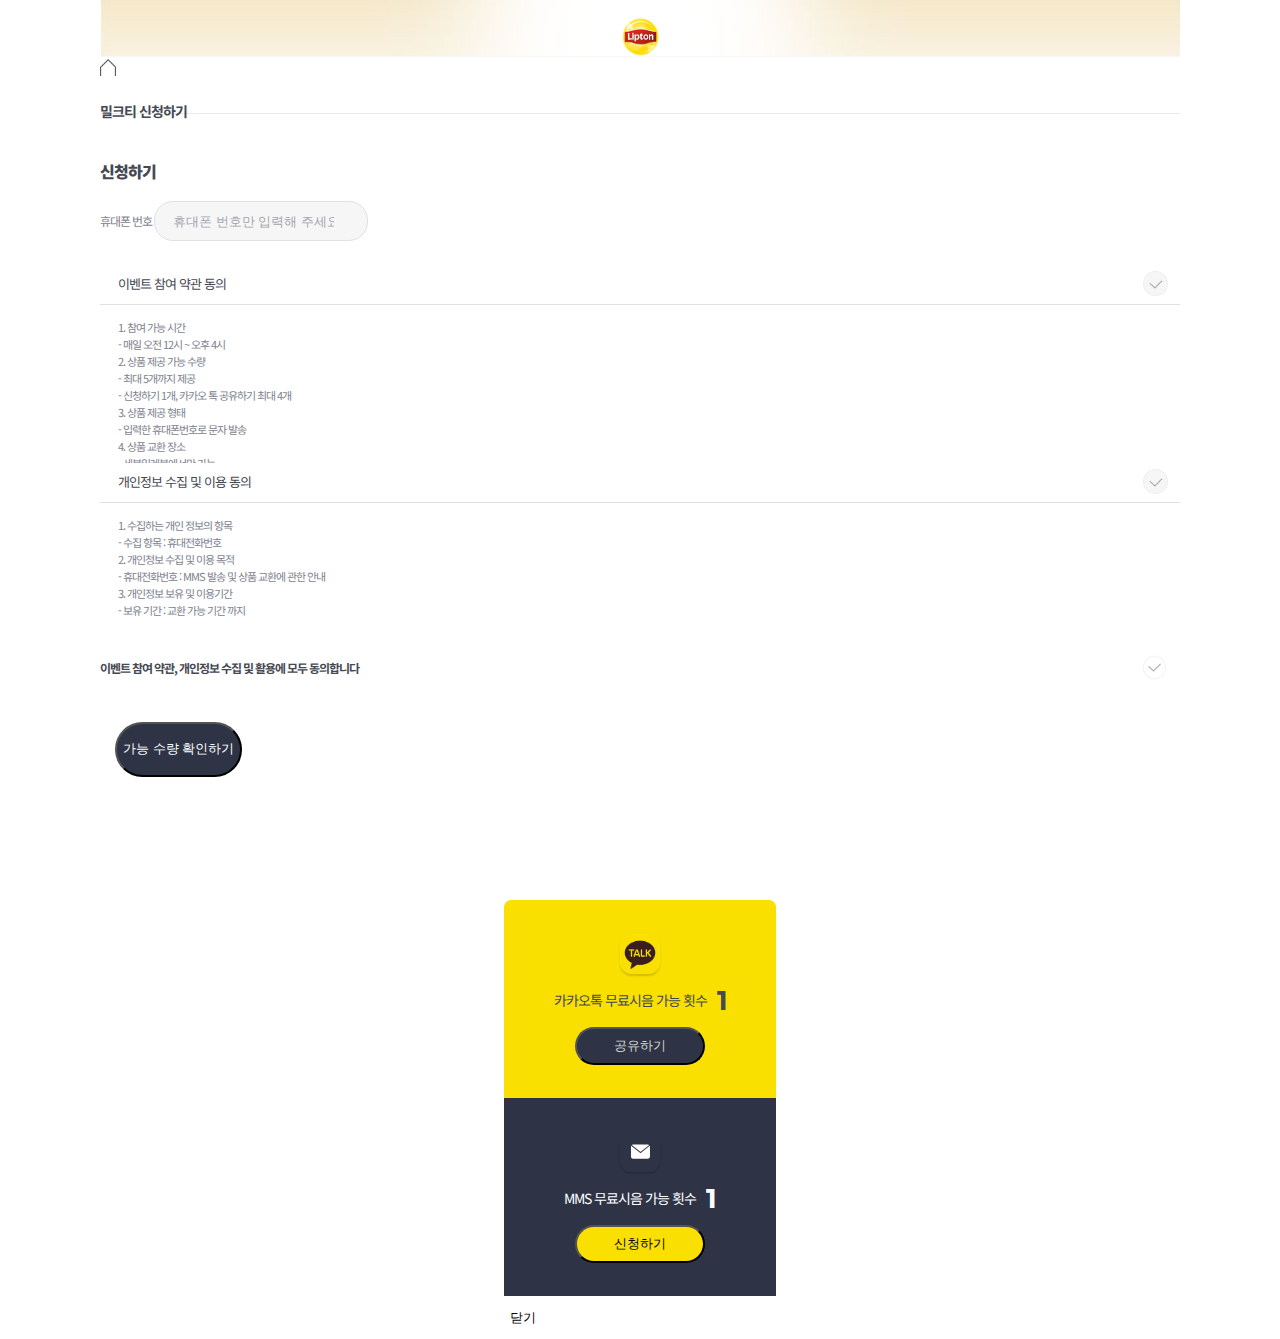
<file: join.html>
<!doctype html>
<html lang="ko">
<head>
    <!-- Required meta tags -->
    <meta charset="utf-8">
    <meta name="viewport" content="width=device-width, initial-scale=1, shrink-to-fit=no">
    
    <!-- font -->
    <link href="https://fonts.googleapis.com/css?family=Montserrat:800|Noto+Sans+KR:300,400,700&amp;subset=korean" rel="stylesheet">
    

    <!-- Bootstrap CSS -->
    <link rel="stylesheet" href="https://stackpath.bootstrapcdn.com/bootstrap/4.1.3/css/bootstrap.min.css" integrity="sha384-MCw98/SFnGE8fJT3GXwEOngsV7Zt27NXFoaoApmYm81iuXoPkFOJwJ8ERdknLPMO" crossorigin="anonymous">
    
    <!-- custom css -->
    <link rel="stylesheet" href="./assets/css/style.css">

    <title>Lipton</title>
</head>
<body class="join">
    
    <div id="container">
        <header id="header">
            <h1><img src="./assets/images/logo.png" alt="Lipton"></h1>
        </header>
        <nav id="toolbar">
            <div class="container">
                <div class="row align-items-center">
                    <div class="col">
                        <a class="home" href="#"><img src="./assets/images/ico_home.png" alt="홈"></a>
                    </div>
                    <div class="col">
                        <h2>밀크티 신청하기</h2>
                    </div>
                    <div class="col"></div>
                </div>
            </div>
        </nav>
        <main id="content">
            <div class="container">
                <h4>신청하기</h4>
                <div class="form-area">
                    <div class="form-group mobile">
                        <label for="mobile">휴대폰 번호</label>
                        <input type="number" id="mobile" class="form-control" placeholder="휴대폰 번호만 입력해 주세요" required>
                    </div>
                    <div class="form-group terms">
                       
                        <div class="accordion" id="terms">
                            <div class="card">
                                <div class="card-header">
                                    <label class="checkbox-block" data-target="#terms-1">
                                        <span class="text">이벤트 참여 약관 동의</span>
                                        <input type="checkbox">
                                        <span class="icon"></span>
                                    </label>
                                </div>
                                <div id="terms-1" class="collapse show">
                                    <div class="card-body">
                                        <ol>
                                            <li>
                                                <div>1. 참여 가능 시간</div>
                                                <ul>
                                                    <li>- 매일 오전 12시 ~ 오후 4시</li>
                                                </ul>
                                            </li>
                                            <li>
                                                <div>2. 상품 제공 가능 수량</div>
                                                <ul>
                                                    <li>- 최대 5개까지 제공</li>
                                                    <li>- 신청하기 1개, 카카오 톡 공유하기 최대 4개</li>
                                                </ul>
                                            </li>
                                            <li>
                                                <div>3. 상품 제공 형태</div>
                                                <ul>
                                                    <li>- 입력한 휴대폰번호로 문자 발송</li>
                                                </ul>
                                            </li>
                                            <li>
                                                <div>4. 상품 교환 장소</div>
                                                <ul>
                                                    <li>- 세븐일레븐에서만 가능</li>
                                                </ul>
                                            </li>
                                            <li>
                                                <div>5. 이벤트 종료 및 상품 교환</div>
                                                <ul>
                                                    <li>- 총 1만 건 소진 시 이벤트 종료</li>
                                                    <li>- 부정한 방법으로 참여한 경우 이벤트 참여 취소</li>
                                                    <li>- 교환 가능 기간이 지난 이후에는 교환 불가</li>
                                                </ul>
                                            </li>
                                        </ol>
                                    </div>
                                </div>
                            </div>
                            <div class="card">
                                <div class="card-header">
                                    <label class="checkbox-block" data-target="#terms-2">
                                        <span class="text">개인정보 수집 및 이용 동의</span>
                                        <input type="checkbox">
                                        <span class="icon"></span>
                                    </label>
                                </div>
                                <div id="terms-2" class="collapse show">
                                    <div class="card-body">
                                        <ol>
                                            <li>
                                                <div>1. 수집하는 개인 정보의 항목</div>
                                                <ul>
                                                    <li>- 수집 항목 : 휴대전화번호</li>
                                                </ul>
                                            </li>
                                            <li>
                                                <div>2. 개인정보 수집 및 이용 목적</div>
                                                <ul>
                                                    <li>- 휴대전화번호 : MMS 발송 및 상품 교환에 관한 안내</li>
                                                </ul>
                                            </li>
                                            <li>
                                                <div>3. 개인정보 보유 및 이용기간</div>
                                                <ul>
                                                    <li>- 보유 기간 : 교환 가능 기간 까지</li>
                                                </ul>
                                            </li>
                                        </ol>
                                    </div>
                                </div>
                            </div>
                        </div>
                    </div>
                    <div class="form-group agree">
                        <label class="checkbox-block">
                            <span class="text">이벤트 참여 약관, 개인정보 수집 및 활용에 모두 동의합니다</span>
                            <input type="checkbox">
                            <span class="icon"></span>
                        </label>
                    </div>
                </div>
            </div>
            <div class="btn-area">
                <button class="btn btn-block" data-toggle="modal" data-target="#apply">가능 수량 확인하기</button>
            </div>
        </main>
    </div>
    
    <div class="modal modal-alert" id="apply" tabindex="-1" role="dialog">
        <div class="modal-dialog" role="document">
            <div class="modal-content">
                <div class="modal-body">
                    <div class="request kakao">
                        <img src="./assets/images/ico_kakaotalk.png">
                        <p>카카오톡 무료시음 가능 횟수 <strong class="mont">1</strong></p>
                        <button type="button" class="btn">공유하기</button>
                    </div>
                    <div class="request mms">
                        <img src="./assets/images/ico_mail.png">
                        <p>MMS 무료시음 가능 횟수 <strong class="mont">1</strong></p>
                        <button type="button" class="btn">신청하기</button>
                    </div>
                </div>
                <div class="modal-footer">
                    <button type="button" class="btn btn-block" data-dismiss="modal">닫기</button>
                </div>
            </div>
        </div>
    </div>

    <!-- Optional JavaScript -->
    <!-- jQuery first, then Popper.js, then Bootstrap JS -->
    <script src="https://code.jquery.com/jquery-3.3.1.slim.min.js" integrity="sha384-q8i/X+965DzO0rT7abK41JStQIAqVgRVzpbzo5smXKp4YfRvH+8abtTE1Pi6jizo" crossorigin="anonymous"></script>
    <script src="https://cdnjs.cloudflare.com/ajax/libs/popper.js/1.14.3/umd/popper.min.js" integrity="sha384-ZMP7rVo3mIykV+2+9J3UJ46jBk0WLaUAdn689aCwoqbBJiSnjAK/l8WvCWPIPm49" crossorigin="anonymous"></script>
    <script src="https://stackpath.bootstrapcdn.com/bootstrap/4.1.3/js/bootstrap.min.js" integrity="sha384-ChfqqxuZUCnJSK3+MXmPNIyE6ZbWh2IMqE241rYiqJxyMiZ6OW/JmZQ5stwEULTy" crossorigin="anonymous"></script>
    
    <!-- custom js -->
    <script src="./assets/js/common.js"></script>
    <script>
        (function($) {
            var agreeChkBox = $(".agree input[type='checkbox']");
            var termsChkBox = $(".terms input[type='checkbox']");
            agreeChkBox.on("click", function(e) {
                if ($(this).is(':checked')) {
                    termsChkBox.each(function(index, elem) {
                        if (!$(elem).is(":checked")) {
                            $(elem).trigger("click");
                        }
                    });
                } else {
                    termsChkBox.each(function(index, elem) {
                        if ($(elem).is(":checked")) {
                            $(elem).trigger("click");
                        }
                    });
                }
            });
            
            function checkTermsAll() {
                if (termsChkBox.length === termsChkBox.filter(":checked").length) {
                    agreeChkBox.prop("checked", true);
                } else {
                    agreeChkBox.prop("checked", false);
                }
            }
            
            termsChkBox.each(function(index, elem) {
                var termsCollapsing = false;
                $(elem).on("click", function(e) {
                    // 모션이 일어나는 중 일 때, 클릭 막기
                    if (termsCollapsing) { e.preventDefault(); return; }
                    termsCollapsing = true;
                    $(this).parent('label').toggleClass('collapsed');
                    $($(this).parent('label').attr('data-target')).collapse('toggle');
                    checkTermsAll(); // 둘 다 체크되어있는지
                    window.setTimeout(function() {
                        termsCollapsing = false;
                    }, 300);
                });
            });
            
        })(jQuery);
    </script>
</body>
</html>
</file>
<file: assets/css/style.css>
@charset "UTF-8";
@keyframes roll {
  0% {
    z-index: 0;
    opacity: 0;
    background-position: 40% 0%; }
  5% {
    z-index: 1;
    opacity: 0;
    background-position: 40% 0%; }
  10% {
    z-index: 1;
    opacity: 1;
    background-position: 40% 0%; }
  50% {
    z-index: 1;
    opacity: 1;
    background-position: 20% 0%; }
  55% {
    z-index: 1;
    opacity: 0;
    background-position: 20% 0%; }
  60% {
    z-index: 0;
    opacity: 0;
    background-position: 20% 0%; }
  100% {
    z-index: 0;
    opacity: 0;
    background-position: 20% 0%; } }
@keyframes fly {
  0% {
    transform: translate(0, 0rem); }
  25% {
    transform: translate(0, -0.1rem); }
  50% {
    transform: translate(0, 0rem); }
  75% {
    transform: translate(0, 0.1rem); }
  100% {
    transform: translate(0, 0rem); } }
@keyframes fly2 {
  0% {
    transform: translate(0, 0rem); }
  25% {
    transform: translate(0, -0.2rem); }
  50% {
    transform: translate(0, 0rem); }
  75% {
    transform: translate(0, 0.2rem); }
  100% {
    transform: translate(0, 0rem); } }
@keyframes timeBlink {
  0% {
    opacity: 0; }
  50% {
    opacity: 1; }
  100% {
    opacity: 0; } }
@keyframes moveHand {
  0% {
    transform: rotate(0deg); }
  5% {
    transform: rotate(18deg); }
  10% {
    transform: rotate(36deg); }
  15% {
    transform: rotate(54deg); }
  20% {
    transform: rotate(72deg); }
  25% {
    transform: rotate(90deg); }
  30% {
    transform: rotate(108deg); }
  35% {
    transform: rotate(126deg); }
  40% {
    transform: rotate(144deg); }
  45% {
    transform: rotate(162deg); }
  50% {
    transform: rotate(180deg); }
  55% {
    transform: rotate(198deg); }
  60% {
    transform: rotate(216deg); }
  65% {
    transform: rotate(234deg); }
  70% {
    transform: rotate(252deg); }
  75% {
    transform: rotate(270deg); }
  80% {
    transform: rotate(288deg); }
  85% {
    transform: rotate(306deg); }
  90% {
    transform: rotate(324deg); }
  95% {
    transform: rotate(342deg); }
  100% {
    transform: rotate(360deg); } }
@keyframes hideAndSeek {
  0% {
    transform: translate(0, 10px); }
  50% {
    transform: translate(0, 0); }
  100% {
    transform: translate(0, 10px); } }
@keyframes shake {
  0% {
    transform: translate(0, 0); }
  50% {
    transform: translate(2px, 0); }
  100% {
    transform: translate(0, 0); } }
html {
  margin: 0 auto;
  min-width: 360px;
  max-width: 1080px;
  height: 100%; }
  html.loading {
    overflow: hidden; }

body {
  margin: 0 auto;
  min-width: 360px;
  max-width: 1080px;
  height: 100%;
  font-family: 'Noto Sans KR', 'Montserrat', sans-serif;
  font-size: 12px;
  letter-spacing: -1px;
  color: #464953;
  font-weight: 400; }
  body.loading {
    overflow: hidden; }

label {
  margin-bottom: 0; }

.btn, .form-control {
  -webkit-appearance: none;
  box-shadow: none !important; }

.modal-backdrop.show {
  opacity: .75; }

.mont {
  font-family: 'Montserrat', sans-serif; }

#container {
  position: relative;
  overflow: auto;
  margin: 0 auto;
  width: 100%;
  height: 100%;
  max-width: 1080px; }

#loading {
  z-index: 9990;
  position: fixed;
  top: 0;
  left: 0;
  width: 100%;
  height: 100%;
  display: flex;
  justify-content: center;
  align-items: center;
  background: #fff;
  text-align: center; }
  #loading p {
    margin: 0; }
    #loading p img {
      width: 44.6666666667px; }

@keyframes intro {
  0% {
    background-position: 0 0;
    opacity: 1; }
  66% {
    opacity: 1; }
  100% {
    background-position: 100% 100%;
    opacity: 0;
    transform: translate(-100%, 0); } }
noscript {
  z-index: 9999;
  position: fixed;
  top: 0;
  left: 0;
  width: 100%;
  height: 100%;
  background: #fff;
  display: flex;
  justify-content: center;
  align-items: center;
  text-align: center; }
  noscript p {
    margin: 0; }

body.scrolled #toolbar {
  box-shadow: 0px 2px 5px 0px rgba(0, 0, 0, 0.1); }

.checkbox-block {
  position: relative;
  display: flex;
  justify-content: space-between;
  align-items: center; }
  .checkbox-block .icon {
    width: 24.6666666667px;
    height: 24.6666666667px;
    background-image: url(../images/ico_check.png);
    background-size: auto 100%;
    background-position: 0 50%; }
  .checkbox-block input[type="checkbox"] {
    position: absolute;
    clip: rect(0, 0, 0, 0); }
    .checkbox-block input[type="checkbox"]:checked + .icon {
      background-position: -24.6666666667px 50%; }

body.join {
  -webkit-overflow-scrolling: touch;
  overflow-scrolling: touch; }
  body.join #header {
    position: -webkit-sticky;
    position: sticky;
    top: -56px;
    display: flex;
    width: 100%;
    height: 56px;
    justify-content: center;
    align-items: center;
    background-image: url(../images/bg_header.jpg);
    background-repeat: no-repeat;
    background-position: 50% 50%;
    background-size: cover;
    background-color: #fff;
    border-bottom: 1px solid #f7f7f7; }
    body.join #header h1 {
      margin-bottom: 0; }
      body.join #header h1 img {
        display: block;
        width: 44.6666666667px;
        height: 45.6666666667px; }
  body.join #toolbar {
    z-index: 1;
    position: -webkit-sticky;
    position: sticky;
    top: 0;
    display: flex;
    align-items: center;
    width: 100%;
    height: 56px;
    border-bottom: 1px solid #ebebeb;
    background-color: #fff; }
    body.join #toolbar .home {
      display: inline-block;
      margin-left: -10px;
      padding: 10px; }
      body.join #toolbar .home img {
        display: block;
        width: 15.6666666667px; }
    body.join #toolbar h2 {
      margin-bottom: 0;
      font-size: 14px;
      text-align: center; }
  body.join #content {
    padding-top: 24px;
    padding-bottom: 21.3333333333px; }
    body.join #content h4 {
      margin-bottom: 18px;
      font-size: 16px;
      font-weight: 900;
      letter-spacing: -1px; }
    body.join #content .form-area h5 {
      font-size: 12px;
      color: #7e828e; }
    body.join #content .form-area .form-group {
      margin-bottom: 1.4rem; }
    body.join #content .form-area .mobile label {
      margin-bottom: 13px;
      color: #7e828e; }
    body.join #content .form-area .mobile .form-control {
      padding: 0 18px;
      height: 38px;
      border: 1px solid #e1e1e1;
      font-size: 13px;
      border-radius: 19px;
      background: #f6f6f6;
      line-height: 34px; }
      body.join #content .form-area .mobile .form-control:focus {
        border-color: #464953;
        box-shadow: 0px 2px 2px 0px rgba(0, 0, 0, 0.1) !important; }
      body.join #content .form-area .mobile .form-control:valid {
        background: #fff; }
    body.join #content .form-area .mobile ::placeholder {
      color: #a3a5ad; }
    body.join #content .form-area .mobile ::-webkit-input-placeholder {
      /* Chrome/Opera/Safari */
      color: #a3a5ad; }
    body.join #content .form-area .mobile ::-moz-placeholder {
      /* Firefox 19+ */
      color: #a3a5ad; }
    body.join #content .form-area .mobile :-ms-input-placeholder {
      /* IE 10+ */
      color: #a3a5ad; }
    body.join #content .form-area .mobile :-moz-placeholder {
      /* Firefox 18- */
      color: #a3a5ad; }
    body.join #content .form-area .terms label {
      font-size: 13px; }
    body.join #content .form-area .terms .card {
      overflow: hidden;
      border-color: #e1e1e1; }
    body.join #content .form-area .terms .card + .card {
      margin-top: -1px; }
    body.join #content .form-area .terms .card:first-child {
      border-top-left-radius: 7px;
      border-top-right-radius: 7px; }
    body.join #content .form-area .terms .card:last-child {
      border-bottom-left-radius: 7px;
      border-bottom-right-radius: 7px; }
    body.join #content .form-area .terms .card-header {
      padding: 0;
      border-bottom: 0; }
      body.join #content .form-area .terms .card-header .checkbox-block {
        padding-left: 18px;
        padding-right: 12px;
        height: 40px; }
      body.join #content .form-area .terms .card-header .collapsed {
        background: #fff; }
    body.join #content .form-area .terms .card-body {
      overflow: auto;
      padding: 14px 18px;
      border-top: 1px solid #e1e1e1;
      max-height: 130px; }
      body.join #content .form-area .terms .card-body ol, body.join #content .form-area .terms .card-body ul {
        margin: 0;
        padding: 0;
        list-style: none;
        font-size: 11px;
        line-height: 17px;
        color: #7e828e; }
    body.join #content .form-area .agree .checkbox-block {
      padding-right: 13px;
      font-weight: bold; }
      body.join #content .form-area .agree .checkbox-block .icon {
        background-size: auto 100%;
        background-position: -49.3333333334px 50%; }
      body.join #content .form-area .agree .checkbox-block input[type="checkbox"] {
        clip: rect(0, 0, 0, 0); }
        body.join #content .form-area .agree .checkbox-block input[type="checkbox"]:checked + .icon {
          background-position: -74.0000000001px 50%; }
    body.join #content .btn-area {
      padding: 20px 15px;
      background-color: #fff; }
      body.join #content .btn-area .btn {
        height: 54.6666666667px;
        border-radius: 27.3333333333px;
        font-size: 13.3333333333px;
        background: #2e3446;
        color: #fff; }

.modal-alert .modal-dialog {
  margin: 0;
  width: 100%;
  height: 100%;
  max-width: 100%;
  display: flex;
  justify-content: center;
  align-items: center; }
.modal-alert .modal-content {
  overflow: hidden;
  border: 0;
  border-radius: 7px;
  background: transparent; }
.modal-alert .modal-body {
  padding: 0; }
.modal-alert .modal-footer {
  overflow: hidden;
  padding: 0;
  border: 0; }
  .modal-alert .modal-footer .btn {
    border-radius: 0;
    height: 43.3333333333px;
    font-size: 13px;
    border: 0; }

#apply.modal-alert .modal-content {
  width: 272px; }
#apply.modal-alert .modal-body .request {
  display: flex;
  flex-direction: column;
  justify-content: center;
  align-items: center;
  height: 198px; }
  #apply.modal-alert .modal-body .request img {
    width: 40px;
    height: 40px;
    box-shadow: 0px 2px 2px 0px rgba(0, 0, 0, 0.16);
    border-radius: 12px; }
  #apply.modal-alert .modal-body .request p {
    display: flex;
    align-items: center;
    font-size: 14px;
    margin-top: 10px;
    margin-bottom: 10px; }
    #apply.modal-alert .modal-body .request p strong {
      padding-left: 10px;
      font-size: 26.6666666667px; }
  #apply.modal-alert .modal-body .request .btn {
    width: 130px;
    height: 38px;
    border-radius: 19px;
    font-size: 13px; }
  #apply.modal-alert .modal-body .request .mont {
    font-weight: bold; }
#apply.modal-alert .modal-body .kakao {
  background: #f9e000; }
  #apply.modal-alert .modal-body .kakao .btn {
    background: #2e3446;
    color: #d4d4d4; }
#apply.modal-alert .modal-body .mms {
  background: #2e3446; }
  #apply.modal-alert .modal-body .mms p {
    color: #fff; }
  #apply.modal-alert .modal-body .mms .btn {
    background: #f9e000; }
#apply.modal-alert .modal-footer {
  padding: 0; }
  #apply.modal-alert .modal-footer .btn {
    background: #fff; }

#message.modal-alert .modal-content {
  width: 272px; }
#message.modal-alert .modal-body .text {
  display: flex;
  align-items: center;
  justify-content: center;
  flex-direction: column;
  height: 130px;
  background: #fff; }
  #message.modal-alert .modal-body .text p {
    margin: 0;
    font-size: 14px;
    line-height: 20px;
    text-align: center; }
    #message.modal-alert .modal-body .text p + p {
      margin-top: 10px; }
#message.modal-alert .modal-footer .btn {
  background: #2e3446;
  color: #fff; }

body.home.nav-opened #nav {
  opacity: 1; }
  body.home.nav-opened #nav .gnb li {
    opacity: 1;
    transform: translate(0, 0); }
  body.home.nav-opened #nav .gnb li:nth-of-type(1) {
    transition-delay: .5s; }
  body.home.nav-opened #nav .gnb li:nth-of-type(2) {
    transition-delay: .65s; }
  body.home.nav-opened #nav .sns li {
    opacity: 1;
    transform: translate(0, 0); }
  body.home.nav-opened #nav .sns li:nth-of-type(1) {
    transition-delay: .8s; }
  body.home.nav-opened #nav .sns li:nth-of-type(2) {
    transition-delay: .95s; }
body.home #container {
  z-index: 10;
  position: absolute;
  transition: clip .5s;
  will-change: clip; }
body.home #header {
  z-index: 10;
  position: absolute;
  top: 0;
  left: 0;
  width: 100%; }
  body.home #header .logo {
    position: absolute;
    top: 20px;
    left: 23px;
    margin-bottom: 0;
    transform: translate(0, 0);
    transition: transform .3s .5s; }
    body.home #header .logo img {
      display: block;
      width: 44.6666666667px;
      height: 45.6666666667px; }
  body.home #header .btn-nav {
    position: absolute;
    top: 30.3333333333px;
    right: 18px;
    width: 43px;
    height: 36px;
    display: flex;
    flex-direction: column;
    justify-content: space-between;
    align-items: stretch;
    padding: 10px;
    border: 0;
    border-radius: 0;
    transform: translate(0, 0);
    transition: transform .3s .5s; }
    body.home #header .btn-nav .line {
      display: flex;
      justify-content: center; }
      body.home #header .btn-nav .line span {
        height: 2px;
        border-radius: 1px;
        background: #2a2a2a; }
    body.home #header .btn-nav .bar {
      display: block;
      width: 100%;
      height: 2px; }
    body.home #header .btn-nav .dot {
      margin-left: 1px;
      width: 2px;
      height: 2px; }
body.home.loading #header .logo {
  transform: translate(0, -100px); }
body.home.loading #header .btn-nav {
  transform: translate(0, -100px); }
body.home #nav {
  opacity: 0;
  z-index: 10;
  position: fixed;
  width: 100%;
  height: 100%;
  background: rgba(255, 255, 255, 0.9);
  display: flex;
  flex-direction: column;
  justify-content: center;
  align-items: flex-end;
  max-width: 1080px;
  margin: 0 auto; }
  body.home #nav .logo {
    position: absolute;
    top: 20px;
    left: 23px;
    margin-bottom: 0; }
    body.home #nav .logo img {
      display: block;
      width: 44.6666666667px;
      height: 45.6666666667px; }
  body.home #nav .btn-close {
    position: absolute;
    top: 29px;
    right: 21px;
    padding: 10px;
    border: 0;
    width: 36.3333333333px;
    height: 36.3333333333px; }
    body.home #nav .btn-close img {
      display: block;
      width: 100%;
      height: 100%; }
  body.home #nav ul {
    margin-bottom: 0;
    padding-right: 30px;
    list-style: none;
    text-align: right; }
    body.home #nav ul a {
      color: #2b2d30;
      font-weight: bold; }
  body.home #nav .gnb {
    margin-bottom: 10px; }
    body.home #nav .gnb a {
      font-size: 26.6666666667px;
      line-height: 43px;
      text-decoration: none; }
    body.home #nav .gnb li {
      opacity: 0;
      transform: translate(0, -10px);
      transition: all .3s; }
  body.home #nav .sns a {
    padding-left: 15px;
    font-size: 16.6666666667px;
    line-height: 32px;
    letter-spacing: 0;
    text-decoration: none;
    background-image: url(../images/ico_dot.png);
    background-repeat: no-repeat;
    background-size: 4px 4px;
    background-position: 0 50%; }
  body.home #nav .sns li {
    opacity: 0;
    transform: translate(0, -10px);
    transition: all .3s; }
body.home #content {
  width: 100%;
  height: 100%; }
body.home .swiper-container {
  width: 100%;
  height: 100%; }
body.home .swiper-slide {
  overflow: hidden; }
body.home .swiper-pagination {
  position: absolute;
  top: 92px;
  right: 24px;
  left: auto;
  bottom: auto;
  display: flex;
  justify-content: center;
  align-items: center;
  letter-spacing: 3px;
  width: 50px;
  height: 18px;
  line-height: 18px;
  background: rgba(0, 0, 0, 0.3);
  color: rgba(255, 255, 255, 0.3);
  font-size: 9px;
  border-radius: 9px; }
  body.home .swiper-pagination span {
    font-size: 13px; }
  body.home .swiper-pagination .swiper-pagination-current {
    color: #fff; }
body.home .content {
  position: relative;
  z-index: 1;
  padding: 140px 23px 0; }
  body.home .content .keywords {
    position: relative;
    display: flex;
    justify-content: flex-end;
    width: 100%;
    height: 22px; }
    body.home .content .keywords p {
      position: absolute;
      margin-bottom: 0;
      font-size: 14px;
      line-height: 22px;
      transform: translate(0, -10px);
      opacity: 0; }
      body.home .content .keywords p:after {
        content: " ";
        position: absolute;
        bottom: 0;
        left: 0;
        height: 1px;
        width: 0;
        background: #2b2d30; }
  body.home .content .phrase {
    position: absolute;
    top: 172px;
    right: 23px;
    height: 45px;
    font-size: 30px;
    font-weight: bold;
    transform: translate(0, -10px);
    opacity: 0; }
  body.home .content .more {
    position: absolute;
    top: 237px;
    right: 23px;
    font-size: 13px;
    line-height: 22px;
    color: #2b2d30;
    font-weight: bold;
    transform: translate(0, -10px);
    opacity: 0;
    text-decoration: none;
    display: flex;
    align-items: center; }
    body.home .content .more img {
      margin-left: 5px;
      width: 5px;
      height: 8px;
      transform: translate(0, 0);
      animation: shake .5s infinite; }
  body.home .content .fab {
    position: absolute;
    top: 345px;
    right: 23px;
    width: 86.6666666667px;
    height: 86.6666666667px;
    border-radius: 50%;
    box-shadow: 5px 5px 17.28px 0.72px rgba(0, 0, 0, 0.16);
    animation: fly 1s infinite linear; }
    body.home .content .fab img {
      display: block;
      width: 100%;
      height: 100%; }
body.home .slide-1 .bg {
  position: absolute;
  top: 0;
  left: 0;
  width: 100%;
  height: 100%; }
  body.home .slide-1 .bg .bg-item {
    opacity: 0;
    position: absolute;
    top: 0;
    left: 0;
    width: 100%;
    height: 100%;
    background-size: auto 100%;
    background-position: 40% 0%; }
  body.home .slide-1 .bg .bg-item-2 {
    background-image: url(../images/bg_slide1_1.jpg);
    animation: roll 20s infinite; }
  body.home .slide-1 .bg .bg-item-1 {
    background-image: url(../images/bg_slide1_3.jpg);
    animation: roll 20s infinite;
    animation-delay: 10s; }
body.home .slide-1 .content .keywords p {
  right: 0; }
body.home .slide-1.swiper-slide-active .content .keywords p {
  transform: translate(0, 0);
  opacity: 1;
  transition: all .3s .85s; }
  body.home .slide-1.swiper-slide-active .content .keywords p:after {
    width: 100%;
    transition: all .75s 1.45s; }
body.home .slide-1.swiper-slide-active .content .phrase {
  transform: translate(0, 0);
  opacity: 1;
  transition: all .3s 1s; }
body.home .slide-1.swiper-slide-active .content .more {
  transform: translate(0, 0);
  opacity: 1;
  transition: all .3s 1.15s; }
body.home .slide-2 {
  background-image: url(../images/bg_home_slide_2.jpg);
  background-size: cover; }
  body.home .slide-2 .bg {
    position: absolute;
    top: 0;
    left: 0;
    width: 100%;
    height: 100%; }
    body.home .slide-2 .bg .bg-item {
      position: absolute;
      top: 0;
      left: 0;
      width: 100%;
      height: 100%;
      background-size: cover;
      background-position: 100% 100%; }
    body.home .slide-2 .bg .bg-item-cloud {
      width: 200%;
      height: 100%;
      background-size: 100% auto;
      background-position: 50% 25%;
      background-image: url(../images/cloud.png);
      background-repeat: no-repeat;
      transform: translate(0, 0);
      opacity: .5; }
    body.home .slide-2 .bg .bg-item-sign {
      background-image: url(../images/img_slide2_sign.png);
      transform: translate(10%, 0);
      opacity: 0;
      transition: all .5s .5s; }
    body.home .slide-2 .bg .bg-item-store {
      background-image: url(../images/img_slide2_store.png);
      transform: translate(-10%, 0);
      opacity: 0;
      transition: all .5s .25s; }
    body.home .slide-2 .bg .bg-item-stone {
      background-image: url(../images/img_slide2_stone.png);
      transform: translate(0, 10%);
      opacity: 0;
      transition: all .5s; }
  body.home .slide-2 .content .keywords p:nth-of-type(1) {
    right: 80px; }
  body.home .slide-2 .content .keywords p:nth-of-type(2) {
    right: 0; }
  body.home .slide-2.swiper-slide-active .bg .bg-item-cloud {
    transform: translate(-50%, 0);
    transition: all 30s; }
  body.home .slide-2.swiper-slide-active .bg .bg-item-sign {
    opacity: 1;
    transform: translate(0, 0); }
  body.home .slide-2.swiper-slide-active .bg .bg-item-store {
    opacity: 1;
    transform: translate(0, 0); }
  body.home .slide-2.swiper-slide-active .bg .bg-item-stone {
    opacity: 1;
    transform: translate(0, 0); }
  body.home .slide-2.swiper-slide-active .content .keywords p:nth-of-type(1) {
    transition: all .3s .85s;
    transform: translate(0, 0);
    opacity: 1; }
    body.home .slide-2.swiper-slide-active .content .keywords p:nth-of-type(1):after {
      width: 100%;
      transition: all .75s 1.6s; }
  body.home .slide-2.swiper-slide-active .content .keywords p:nth-of-type(2) {
    transition: all .3s 1s;
    transform: translate(0, 0);
    opacity: 1; }
    body.home .slide-2.swiper-slide-active .content .keywords p:nth-of-type(2):after {
      width: 100%;
      transition: all .75s 2.5s; }
  body.home .slide-2.swiper-slide-active .content .phrase {
    transition: all .3s 1.15s;
    transform: translate(0, 0);
    opacity: 1; }
  body.home .slide-2.swiper-slide-active .content .more {
    transition: all .3s 1.3s;
    transform: translate(0, 0);
    opacity: 1; }

#coupon.modal {
  overflow: hidden;
  margin: 0 auto;
  max-width: 1080px;
  min-width: 360px; }
  #coupon.modal.show .modal-dialog {
    transform: translate(0, 0); }
  #coupon.modal.open-info .btn-close {
    display: none; }
  #coupon.modal.open-info .modal-dialog {
    height: 100%; }
  #coupon.modal.open-info .product {
    display: none; }
  #coupon.modal.open-info .more img {
    transform: rotate(180deg); }
  #coupon.modal.open-info .details {
    display: block; }
  #coupon.modal .modal-dialog {
    position: absolute;
    bottom: 0;
    left: 0;
    width: 100%;
    max-width: 1080px;
    margin: 0;
    transform: translate(0, 150%);
    max-width: none;
    background: #fff;
    transition: all .3s; }
    #coupon.modal .modal-dialog .modal-content {
      border-radius: 0;
      border: 0;
      box-shadow: none;
      height: 100%; }
      #coupon.modal .modal-dialog .modal-content .modal-body {
        padding: 80px 0 0;
        padding: 0;
        height: 100%;
        display: flex;
        flex-direction: column; }
  #coupon.modal .btn-close {
    position: absolute;
    top: 29px;
    right: 21px;
    padding: 10px;
    border: 0;
    width: 36.3333333333px;
    height: 36.3333333333px; }
    #coupon.modal .btn-close img {
      display: block;
      width: 16.3333333333px;
      height: 16.3333333333px; }
  #coupon.modal .product {
    padding-top: 80px;
    padding-left: 38px;
    padding-right: 38px; }
    #coupon.modal .product .thumb {
      position: absolute;
      top: -90px;
      left: 25px;
      width: 85.3333333333px;
      height: 149.666666667px;
      transition: opacity .3s; }
    #coupon.modal .product h1 {
      margin-bottom: 10px;
      font-size: 23px;
      color: "#464953";
      font-weight: bold; }
    #coupon.modal .product p {
      margin-bottom: 15px;
      color: #464953;
      line-height: 18px;
      font-size: 14px; }
    #coupon.modal .product .price p {
      margin-bottom: 0; }
      #coupon.modal .product .price p + p {
        margin-top: 5px; }
    #coupon.modal .product .price .normal {
      position: relative;
      width: 77px;
      font-size: 17px;
      font-weight: normal; }
      #coupon.modal .product .price .normal:after {
        content: " ";
        position: absolute;
        top: calc(50% - 1px);
        left: 0;
        width: 100%;
        height: 2px;
        border-radius: 1px;
        background: #3b4155; }
    #coupon.modal .product .price .discount {
      padding-left: 23px;
      color: #f91f41;
      font-size: 22px;
      font-weight: bold;
      background-image: url(../images/ico_won.png);
      background-repeat: no-repeat;
      background-size: 18px auto;
      background-position: 0 50%; }
    #coupon.modal .product .deadline {
      position: absolute;
      top: -51px;
      right: 29px;
      width: 103px;
      height: 103px;
      display: flex;
      justify-content: center;
      align-items: center;
      background-image: url(../images/img_badge.png);
      background-repeat: no-repeat;
      background-size: cover;
      background-repeat: 50% 50%;
      transition: opacity .3s; }
      #coupon.modal .product .deadline p {
        margin-top: 10px;
        margin-bottom: 0;
        text-align: center;
        font-size: 14px;
        color: #fff; }
  #coupon.modal .more {
    height: 46px; }
    #coupon.modal .more a {
      display: flex;
      justify-content: center;
      align-items: center;
      width: 100%;
      height: 100%; }
    #coupon.modal .more img {
      width: 23.6666666667px;
      height: 13.3333333333px;
      transition: transform .3s; }
  #coupon.modal .barcode {
    position: relative;
    padding-top: 20px;
    padding-bottom: 20px;
    padding-left: 40px;
    padding-right: 40px;
    background: #f8f8f8;
    border-top: 1px dashed #d2d2d2; }
    #coupon.modal .barcode p {
      margin-bottom: 0; }
      #coupon.modal .barcode p + p {
        margin-top: 10px; }
    #coupon.modal .barcode .number {
      font-size: 13px;
      color: #444;
      letter-spacing: 1px; }
    #coupon.modal .barcode .image img {
      display: block;
      margin: 0 auto;
      height: 90px; }
    #coupon.modal .barcode .help {
      font-size: 11px;
      line-height: 18px;
      color: #a3a5ad; }
    #coupon.modal .barcode .state {
      position: absolute;
      top: 0;
      left: 0;
      width: 100%;
      height: 100%;
      padding-left: 40px;
      padding-right: 40px;
      background: rgba(0, 0, 0, 0.8);
      display: flex;
      justify-content: space-between;
      align-items: center; }
      #coupon.modal .barcode .state span {
        width: 25%;
        height: 1px;
        background: #f91f41; }
      #coupon.modal .barcode .state p {
        color: #fff;
        text-align: center; }
  #coupon.modal .details {
    overflow: auto;
    display: none;
    padding-top: 10px;
    padding-bottom: 10px;
    padding-left: 35px;
    padding-right: 35px;
    font-size: 13px;
    line-height: 23px;
    -webkit-overflow-scrolling: touch;
    overflow-scrolling: touch; }
    #coupon.modal .details > div {
      padding-top: 15px;
      padding-bottom: 15px; }
      #coupon.modal .details > div + div {
        border-top: 1px solid #ddd; }
    #coupon.modal .details h4 {
      margin-bottom: 10px;
      font-size: 15px;
      font-weight: bold;
      line-height: 23px; }
    #coupon.modal .details h5 {
      margin-bottom: 5px;
      font-size: 12px;
      font-weight: bold; }
    #coupon.modal .details p {
      margin-bottom: 0;
      word-break: keep-all; }
    #coupon.modal .details dl {
      display: flex;
      margin-bottom: 0; }
      #coupon.modal .details dl dt {
        margin-right: 3px;
        font-weight: normal; }
        #coupon.modal .details dl dt:after {
          content: " : "; }
      #coupon.modal .details dl dd {
        margin-bottom: 0; }
      #coupon.modal .details dl .spacer {
        flex: 1; }
      #coupon.modal .details dl a {
        font-weight: bold;
        text-decoration: none;
        color: #464953;
        padding-right: 13px;
        background-image: url(../images/ico_arrow_right.png);
        background-position: 100% 50%;
        background-size: 5px 8px;
        background-repeat: no-repeat; }
      #coupon.modal .details dl strong {
        color: #c80e29;
        font-weight: bold; }
    #coupon.modal .details .feature p {
      line-height: 20px; }

#story.modal {
  overflow: hidden;
  margin: 0 auto;
  max-width: 1080px;
  min-width: 360px; }
  #story.modal.show .modal-dialog {
    transform: translate(0, 0);
    transition: transform .3s; }
  #story.modal .modal-dialog {
    margin: 0;
    max-width: 100%;
    width: 100%;
    height: 100%;
    transform: translate(-100%, 0); }
  #story.modal .modal-content {
    width: 100%;
    height: 100%;
    border-radius: 0;
    border: 0; }
  #story.modal .modal-header {
    z-index: 3;
    position: absolute;
    top: 0;
    left: 0;
    display: flex;
    align-items: center;
    padding: 0 19px;
    width: 100%;
    height: 86px;
    border-bottom: 0;
    background: rgba(255, 255, 255, 0.8);
    border-radius: 0;
    transition: all .3s; }
    #story.modal .modal-header .btn-close {
      padding: 10px;
      border: 0;
      width: 44px; }
      #story.modal .modal-header .btn-close img {
        display: block;
        width: 100%; }
  #story.modal.scrolled .modal-header {
    height: 45px;
    border-bottom: 1px solid #f3f3f3; }
  #story.modal .modal-body {
    position: relative;
    overflow: auto;
    padding: 86px 0 0;
    width: 100%;
    height: 100%;
    -webkit-overflow-scrolling: touch;
    overflow-scrolling: touch; }
    #story.modal .modal-body header {
      z-index: 1;
      position: sticky;
      top: 56px;
      padding: 80px 30px 14px 30px; }
      #story.modal .modal-body header h1 {
        display: flex;
        flex-direction: column;
        font-weight: bold;
        font-size: 30px;
        line-height: 43px;
        margin-bottom: 35px; }
        #story.modal .modal-body header h1 p {
          display: flex;
          margin-bottom: 0;
          align-items: center; }
          #story.modal .modal-body header h1 p small {
            margin-left: 15px;
            font-size: 13px;
            font-weight: bold; }
          #story.modal .modal-body header h1 p:first-child small {
            color: #b7b7b7; }
      #story.modal .modal-body header blockquote {
        margin-bottom: 30px;
        font-family: 'Nanum Myeongjo', serif;
        font-style: italic;
        text-align: right;
        font-size: 14px; }
        #story.modal .modal-body header blockquote p {
          margin-bottom: 0; }
          #story.modal .modal-body header blockquote p span {
            border-bottom: 1px solid #2a2b31; }
      #story.modal .modal-body header .tags {
        display: flex;
        justify-content: flex-end; }
        #story.modal .modal-body header .tags p {
          margin-bottom: 0;
          padding-left: 8px;
          padding-right: 8px;
          height: 20px;
          border: 1px solid #f91f41;
          color: #f91f41;
          border-radius: 2px; }
          #story.modal .modal-body header .tags p + p {
            margin-left: 7px; }
    #story.modal .modal-body figure {
      position: relative;
      z-index: 2;
      margin-bottom: 0;
      background: #fff; }
      #story.modal .modal-body figure.dog {
        padding: 100px 120px;
        text-align: center;
        font-size: 13px; }
        #story.modal .modal-body figure.dog figcaption {
          margin-top: 5px; }
    #story.modal .modal-body section {
      position: relative;
      z-index: 2;
      padding: 40px 35px;
      background: #fff; }
      #story.modal .modal-body section h2 {
        font-size: 20px;
        line-height: 33px;
        font-weight: bold; }
      #story.modal .modal-body section p {
        margin-top: 35px;
        margin-bottom: 0;
        font-size: 15px;
        line-height: 25px; }
        #story.modal .modal-body section p + h2 {
          margin-top: 35px; }
        #story.modal .modal-body section p:first-child {
          margin-top: 0; }
        #story.modal .modal-body section p strong {
          font-size: 20px;
          line-height: 27px; }
        #story.modal .modal-body section p .strike {
          position: relative; }
          #story.modal .modal-body section p .strike:after {
            content: " ";
            position: absolute;
            top: calc(50% - 2px);
            left: 0;
            width: 100%;
            height: 5px;
            border-radius: 2px;
            background: #ffff00;
            opacity: .5; }
          #story.modal .modal-body section p .strike.narrow:after {
            top: 50%;
            height: 1px;
            background: #ffff00;
            border-radius: 0;
            opacity: 1; }

body.promotion .swiper-container {
  width: 100%;
  height: 100%; }
body.promotion .swiper-slide {
  overflow: hidden;
  position: relative; }
  body.promotion .swiper-slide #header {
    z-index: 1;
    position: absolute;
    top: 0;
    left: 0;
    width: 100%;
    height: 95px;
    display: flex;
    justify-content: center;
    align-items: center; }
    body.promotion .swiper-slide #header .logo {
      display: block;
      margin: 0 auto;
      width: 44.6666666667px;
      height: 45.6666666667px; }
      body.promotion .swiper-slide #header .logo img {
        display: block;
        width: 100%;
        height: 100%; }
body.promotion .slide-figure {
  position: absolute;
  top: 0;
  left: 0;
  width: 100%;
  height: 100%; }
body.promotion .slide-content {
  position: absolute;
  top: 0;
  left: 0;
  padding: 110px 30px;
  width: 100%;
  height: 100%;
  display: flex;
  flex-direction: column; }
  body.promotion .slide-content .keyword {
    display: flex;
    margin-bottom: 15px;
    align-items: flex-end;
    transform: translate(0, 50px);
    opacity: 0; }
    body.promotion .slide-content .keyword p {
      margin-bottom: 0;
      font-weight: bold;
      font-size: 14px;
      line-height: 14px; }
    body.promotion .slide-content .keyword .bar {
      margin-bottom: 2px;
      margin-left: 10px;
      width: 30px;
      height: 1px;
      background: #464953; }
  body.promotion .slide-content .phrase {
    line-height: 40px;
    font-size: 24px;
    font-weight: bold;
    transform: translate(0, 50px);
    opacity: 0; }
    body.promotion .slide-content .phrase p {
      margin: 0; }
  body.promotion .slide-content .shout {
    line-height: 40px;
    font-size: 14px;
    font-weight: bold;
    transform: translate(0, 50px);
    opacity: 0; }
    body.promotion .slide-content .shout p {
      margin: 0; }
body.promotion .shown .slide-content .keyword {
  transform: translate(0, 0);
  opacity: 1;
  transition: all .5s .5s; }
body.promotion .shown .slide-content .phrase {
  transform: translate(0, 0);
  opacity: 1;
  transition: all .5s .7s; }
body.promotion .slide-1 #header .logo {
  transform: translate(0, -100px); }
body.promotion .slide-1 .slide-figure {
  right: 0;
  width: 120%;
  height: 100%;
  background-image: url(../images/promo/bg_slide_1.jpg);
  background-repeat: no-repeat;
  background-size: cover;
  background-position: 50% 50%;
  transform: translate(-10%, 0);
  opacity: 0; }
body.promotion .slide-1 .slide-content .phrase {
  font-size: 30px; }
body.promotion .slide-1 .slide-content .shout {
  transform: translate(0, 50px);
  opacity: 0; }
body.promotion .slide-1 .slide-content .milestone {
  margin-top: 20px;
  opacity: 0;
  transform: translate(0, 50px); }
  body.promotion .slide-1 .slide-content .milestone .inner {
    display: flex;
    align-items: flex-end; }
    body.promotion .slide-1 .slide-content .milestone .inner .arrow {
      position: relative;
      width: 10px;
      height: 52px; }
      body.promotion .slide-1 .slide-content .milestone .inner .arrow .arrowbody {
        position: absolute;
        bottomm: 0;
        right: 0;
        width: 2px;
        height: 100%;
        background: #464953;
        border-radius: 1px; }
      body.promotion .slide-1 .slide-content .milestone .inner .arrow .arrowhead {
        position: absolute;
        bottom: 1px;
        right: 0;
        width: 2px;
        height: 12px;
        background: #464953;
        border-radius: 1px;
        transform: rotate(-45deg);
        transform-origin: right bottom; }
    body.promotion .slide-1 .slide-content .milestone .inner p {
      margin-bottom: 0;
      margin-left: 5px;
      font-size: 11px;
      line-height: 11px; }
body.promotion .shown.slide-1 #header .logo {
  transform: translate(0, 0);
  transition: all .5s .5s; }
body.promotion .shown.slide-1 .slide-figure {
  opacity: 1;
  transform: translate(0, 0);
  transition: opacity 2s 1.5s, transform 10s 3s; }
body.promotion .shown.slide-1 .slide-content .shout {
  transform: translate(0, 0);
  opacity: 1;
  transition: all .5s .9s; }
body.promotion .shown.slide-1 .slide-content .milestone {
  transform: translate(0, 0);
  opacity: 1;
  transition: all .5s 1.1s; }
  body.promotion .shown.slide-1 .slide-content .milestone .inner {
    animation: fly2 1s infinite linear;
    animation-delay: 1.1s; }
body.promotion .slide-2 .slide-figure {
  top: 50%;
  margin-top: -5%;
  height: 237px;
  opacity: 0; }
  body.promotion .slide-2 .slide-figure .swiper-slide {
    overflow: visible; }
    body.promotion .slide-2 .slide-figure .swiper-slide span {
      position: absolute;
      top: -25px;
      right: 30px;
      font-size: 33px;
      line-height: 40px;
      color: #dedede;
      font-weight: bold;
      transform: translate(-400%, 0);
      opacity: 0; }
    body.promotion .slide-2 .slide-figure .swiper-slide.swiper-slide-prev span {
      transform: translate(0, 0);
      opacity: 1; }
    body.promotion .slide-2 .slide-figure .swiper-slide.swiper-slide-active span {
      transform: translate(0, 0);
      opacity: 1;
      transition: all 1s .3s; }
body.promotion .shown.slide-2 .slide-figure {
  opacity: 1;
  transition: all 1s 1.5s; }
body.promotion .slide-3 .slide-figure .figure-item-1 {
  position: absolute;
  top: 0;
  right: 0;
  width: 230px;
  transform: translate(0, 1000%);
  opacity: 0; }
body.promotion .slide-3 .slide-figure .figure-item-2 {
  position: absolute;
  bottom: 0;
  left: 0;
  margin-bottom: 0;
  width: 100%;
  height: 40%;
  background-image: url(../images/promo/img_slide_3_figure_2.jpg);
  background-size: cover;
  background-position: 50% 50%;
  background-repeat: no-repeat;
  transform: translate(0, 100%);
  opacity: 0; }
body.promotion .slide-3 .slide-content {
  justify-content: center; }
body.promotion .shown.slide-3 .slide-figure .figure-item-1 {
  transform: translate(0, 0);
  opacity: 1;
  transition: all 2s 2s cubic-bezier(0.39, 0.58, 0.57, 1); }
body.promotion .shown.slide-3 .slide-figure .figure-item-2 {
  transform: translate(0, 0);
  opacity: 1;
  transition: all 2s 1.5s cubic-bezier(0.39, 0.58, 0.57, 1); }
body.promotion .slide-4 .slide-figure {
  right: 0;
  width: 120%;
  height: 100%;
  background-image: url(../images/promo/bg_slide_4.jpg);
  background-repeat: no-repeat;
  background-size: cover;
  background-position: 50% 50%;
  transform: translate(-10%, 0);
  opacity: 0; }
body.promotion .slide-4 .slide-content {
  justify-content: center; }
body.promotion .shown.slide-4 .slide-figure {
  opacity: 1;
  transform: translate(0, 0);
  transition: opacity 2s 1.5s, transform 10s 3s; }
body.promotion .slide-5 .slide-content {
  justify-content: center; }
body.promotion .slide-6 .slide-content {
  transform: scale(1, 1);
  justify-content: center;
  align-items: center; }
  body.promotion .slide-6 .slide-content h5 {
    margin-bottom: 15px;
    font-size: 14px;
    font-weight: bold;
    transform: translate(0, 50px);
    opacity: 0; }
  body.promotion .slide-6 .slide-content .phrase {
    text-align: center; }
body.promotion .shown.slide-6 .slide-content {
  transform: scale(1.5, 1.5);
  transition: transform 20s 1s; }
  body.promotion .shown.slide-6 .slide-content h5 {
    transform: translate(0, 0);
    opacity: 1;
    transition: all .5s .5s; }
body.promotion .slide-7 .slide-content {
  padding: 70px 10px 60% 10px;
  justify-content: space-between;
  align-items: center; }
  body.promotion .slide-7 .slide-content .bar {
    width: 1px;
    height: 76px; }
    body.promotion .slide-7 .slide-content .bar span {
      display: block;
      width: 100%;
      height: 0;
      background: #464953; }
  body.promotion .slide-7 .slide-content .phrase {
    margin-top: 10%;
    text-align: center; }
  body.promotion .slide-7 .slide-content .explain {
    text-align: center;
    font-size: 14px;
    line-height: 27px;
    transform: translate(0, 50px);
    opacity: 0; }
    body.promotion .slide-7 .slide-content .explain p {
      margin-bottom: 0; }
  body.promotion .slide-7 .slide-content .milktea {
    position: absolute;
    bottom: -20%;
    left: 50%;
    margin-left: -90px; }
    body.promotion .slide-7 .slide-content .milktea img {
      width: 110px;
      transform: rotate(-90deg);
      transform-origin: 100% 100%; }
body.promotion .shown.slide-7 .slide-content .bar span {
  height: 100%;
  transition: all .5s 1.5s; }
body.promotion .shown.slide-7 .slide-content .phrase {
  transition: all .5s .5s; }
body.promotion .shown.slide-7 .slide-content .explain {
  transform: translate(0, 0);
  opacity: 1;
  transition: all .5s .7s; }
body.promotion .shown.slide-7 .slide-content .milktea img {
  transform: rotate(15deg);
  transition: all .5s .9s; }
body.promotion .ongoing-event {
  padding: 0 0 53px 0;
  text-align: center; }
  body.promotion .ongoing-event .slide-body {
    position: relative;
    overflow: hidden;
    width: 100%;
    height: 100%;
    background-image: url(../images/bg_promotion_milk.jpg);
    background-size: cover;
    background-repeat: no-repeat;
    background-position: 50% 50%; }
    body.promotion .ongoing-event .slide-body p {
      margin-bottom: 0; }
    body.promotion .ongoing-event .slide-body .quantity {
      padding-top: 40px;
      margin-bottom: 20px;
      font-size: 24px;
      font-weight: bold; }
    body.promotion .ongoing-event .slide-body .clock {
      position: relative;
      display: block;
      margin: 0 auto 15px;
      width: 33px;
      height: 33px;
      background-image: url(../images/ico_clock.png);
      background-repeat: no-repeat;
      background-position: 50% 50%;
      background-size: cover; }
      body.promotion .ongoing-event .slide-body .clock .hand {
        position: absolute;
        top: 6px;
        left: 50%;
        display: block;
        margin-left: -1px;
        width: 2px;
        height: 10px;
        background: #464953;
        animation: moveHand 20s infinite;
        transform-origin: 1px 100%; }
    body.promotion .ongoing-event .slide-body .advice small {
      font-size: 12px; }
    body.promotion .ongoing-event .slide-body .advice p {
      font-size: 20px;
      font-weight: bold; }
    body.promotion .ongoing-event .slide-body .now {
      position: relative;
      display: flex;
      justify-content: center; }
      body.promotion .ongoing-event .slide-body .now .noon {
        position: absolute;
        top: 20px;
        left: 50%;
        display: flex;
        flex-direction: column;
        width: 40px;
        margin-left: -160px; }
        body.promotion .ongoing-event .slide-body .now .noon .text {
          line-height: 20px; }
        body.promotion .ongoing-event .slide-body .now .noon .flag {
          width: 40px;
          height: 22px;
          font-size: 11px;
          border: 1px solid #464953;
          line-height: 20px;
          border-radius: 11px;
          font-weight: bold; }
      body.promotion .ongoing-event .slide-body .now .time {
        display: flex;
        font-size: 73.33px;
        font-weight: 600;
        line-height: 100px;
        font-family: 'Montserrat', monospace, sans-serif; }
        body.promotion .ongoing-event .slide-body .now .time .divider {
          display: flex;
          flex-direction: column;
          justify-content: center;
          padding-left: 15px;
          padding-right: 15px; }
          body.promotion .ongoing-event .slide-body .now .time .divider .dot {
            margin-top: 3px;
            margin-bottom: 3px;
            width: 9px;
            height: 9px;
            background: #464953;
            border-radius: 50%;
            animation: timeBlink 1s infinite; }
    body.promotion .ongoing-event .slide-body .tea {
      z-index: 1;
      position: relative;
      margin: 70px auto 0;
      width: 79px; }
      body.promotion .ongoing-event .slide-body .tea img {
        display: block;
        width: 100%; }
    body.promotion .ongoing-event .slide-body .badge {
      z-index: 0;
      position: absolute;
      left: 50%;
      width: 91px;
      margin-top: 5px;
      margin-left: 10px; }
      body.promotion .ongoing-event .slide-body .badge img {
        display: block;
        width: 100%; }
    body.promotion .ongoing-event .slide-body .slate {
      z-index: 1;
      position: absolute;
      bottom: 0;
      left: 0;
      width: 100%;
      height: 60px; }
      body.promotion .ongoing-event .slide-body .slate.open {
        height: 100%; }
        body.promotion .ongoing-event .slide-body .slate.open .btn-slate {
          display: flex; }
          body.promotion .ongoing-event .slide-body .slate.open .btn-slate img {
            transform: rotate(180deg); }
        body.promotion .ongoing-event .slide-body .slate.open .slate-wrapper {
          height: 505px;
          animation: unset; }
        body.promotion .ongoing-event .slide-body .slate.open .slate-content {
          overflow: auto; }
      body.promotion .ongoing-event .slide-body .slate .btn-slate {
        position: absolute;
        top: -13px;
        right: 25px;
        width: 32px;
        height: 32px;
        border-radius: 50%;
        border: 1px solid #d7d7d7;
        padding: 0;
        display: none;
        justify-content: center;
        align-items: center;
        background: #fff; }
        body.promotion .ongoing-event .slide-body .slate .btn-slate img {
          display: block;
          height: 8px; }
      body.promotion .ongoing-event .slide-body .slate .slate-wrapper {
        position: absolute;
        bottom: 0;
        left: 5%;
        width: 90%;
        height: 50px;
        transition: height .3s;
        animation: hideAndSeek 1s infinite linear;
        transform: translate(0, 10px); }
      body.promotion .ongoing-event .slide-body .slate .slate-content {
        overflow: hidden;
        height: 100%;
        background: #f5f5f5;
        border-top-left-radius: 7px;
        border-top-right-radius: 7px;
        text-align: left;
        box-shadow: 0px -2px 2px 0px rgba(0, 0, 0, 0.08); }
        body.promotion .ongoing-event .slide-body .slate .slate-content .define {
          padding: 20px 15px;
          background: #fff; }
          body.promotion .ongoing-event .slide-body .slate .slate-content .define dl {
            overflow: hidden;
            margin: 0;
            padding: 0;
            line-height: 18px; }
            body.promotion .ongoing-event .slide-body .slate .slate-content .define dl dt {
              float: left;
              padding-top: 5px;
              padding-bottom: 5px;
              width: 60px; }
            body.promotion .ongoing-event .slide-body .slate .slate-content .define dl dd {
              padding-top: 5px;
              padding-bottom: 5px;
              margin-left: 60px;
              margin-bottom: 0;
              padding-left: 15px;
              border-left: 1px solid #ddd; }
              body.promotion .ongoing-event .slide-body .slate .slate-content .define dl dd a {
                display: inline-block;
                margin-left: 10px;
                padding-left: 14px;
                padding-right: 18px;
                height: 20px;
                line-height: 18px;
                border: 1px solid #cfcfcf;
                border-radius: 10px;
                color: #464953;
                background-image: url(../images/ico_arrow_right.png);
                background-size: auto 7px;
                background-repeat: no-repeat;
                background-position: 60px 50%;
                text-decoration: none; }
            body.promotion .ongoing-event .slide-body .slate .slate-content .define dl:first-child dt, body.promotion .ongoing-event .slide-body .slate .slate-content .define dl:first-child dd {
              padding-top: 0; }
            body.promotion .ongoing-event .slide-body .slate .slate-content .define dl:last-child dt, body.promotion .ongoing-event .slide-body .slate .slate-content .define dl:last-child dd {
              padding-bottom: 0; }
        body.promotion .ongoing-event .slide-body .slate .slate-content .notice {
          padding: 25px 15px;
          background: #f5f5f5; }
          body.promotion .ongoing-event .slide-body .slate .slate-content .notice ul {
            list-style: none;
            padding: 0;
            margin: 0; }
            body.promotion .ongoing-event .slide-body .slate .slate-content .notice ul li {
              position: relative;
              padding-left: 17px;
              line-height: 18px; }
              body.promotion .ongoing-event .slide-body .slate .slate-content .notice ul li + li {
                margin-top: 5px; }
              body.promotion .ongoing-event .slide-body .slate .slate-content .notice ul li:before {
                content: "ㆍ";
                position: absolute;
                left: 0; }
              body.promotion .ongoing-event .slide-body .slate .slate-content .notice ul li span {
                border-bottom: 1px solid #535353; }
  body.promotion .ongoing-event .slide-foot {
    position: absolute;
    bottom: 0;
    left: 0;
    width: 100%;
    height: 53px; }
    body.promotion .ongoing-event .slide-foot a {
      display: block;
      width: 100%;
      height: 100%;
      background: #464953;
      color: #fff;
      font-size: 14px;
      line-height: 53px;
      text-decoration: none; }
body.promotion .closed-event {
  padding: 0; }
  body.promotion .closed-event .slide-body {
    position: relative;
    overflow: hidden;
    padding-top: 30px;
    padding-left: 35px;
    padding-right: 35px;
    width: 100%;
    height: 100%;
    background-image: url(../images/bg_promotion_closed.jpg);
    background-size: cover;
    background-repeat: no-repeat;
    background-position: 50% 50%;
    text-align: left; }
    body.promotion .closed-event .slide-body .logo {
      display: block;
      margin: 0 auto;
      width: 44.6666666667px;
      height: 45.6666666667px; }
      body.promotion .closed-event .slide-body .logo img {
        display: block;
        width: 100%;
        height: 100%; }
    body.promotion .closed-event .slide-body h4 {
      margin-top: 40px;
      margin-bottom: 20px;
      font-size: 24px;
      font-weight: bold; }
      body.promotion .closed-event .slide-body h4 small {
        display: flex;
        margin-bottom: 25px;
        align-items: flex-end;
        font-size: 15px;
        font-weight: bold; }
        body.promotion .closed-event .slide-body h4 small span {
          margin-left: 10px;
          height: 1px;
          width: 30px;
          background: #464953; }
    body.promotion .closed-event .slide-body p {
      font-size: 13px;
      line-height: 24px; }

body.error #header {
  position: absolute;
  top: 0;
  left: 0;
  width: 100%;
  height: 95px;
  display: flex;
  justify-content: center;
  align-items: center; }
  body.error #header .logo {
    display: block;
    margin: 0 auto;
    width: 44.6666666667px;
    height: 45.6666666667px; }
    body.error #header .logo img {
      display: block;
      width: 100%;
      height: 100%; }
body.error #content {
  display: flex;
  justify-content: center;
  align-items: center;
  flex-direction: column;
  width: 100%;
  height: 100%; }
  body.error #content img {
    display: block;
    width: 100px; }
  body.error #content h2 {
    margin-top: 30px;
    margin-bottom: 10px;
    font-size: 60px;
    font-weight: bold; }
  body.error #content strong {
    font-size: 23.3333333333px; }
  body.error #content p {
    margin-top: 10px;
    margin-bottom: 30px;
    font-size: 14.6666666667px;
    line-height: 23.3333333333px;
    text-align: center; }
    body.error #content p a {
      color: #464953;
      text-decoration: none; }
  body.error #content a.main {
    display: block;
    width: 114px;
    height: 43px;
    border: 1px solid #464953;
    border-radius: 3px;
    line-height: 41px;
    text-align: center;
    font-size: 14.6666666667px;
    color: #464953;
    letter-spacing: 0;
    text-decoration: none; }

/*# sourceMappingURL=style.css.map */
</file>
